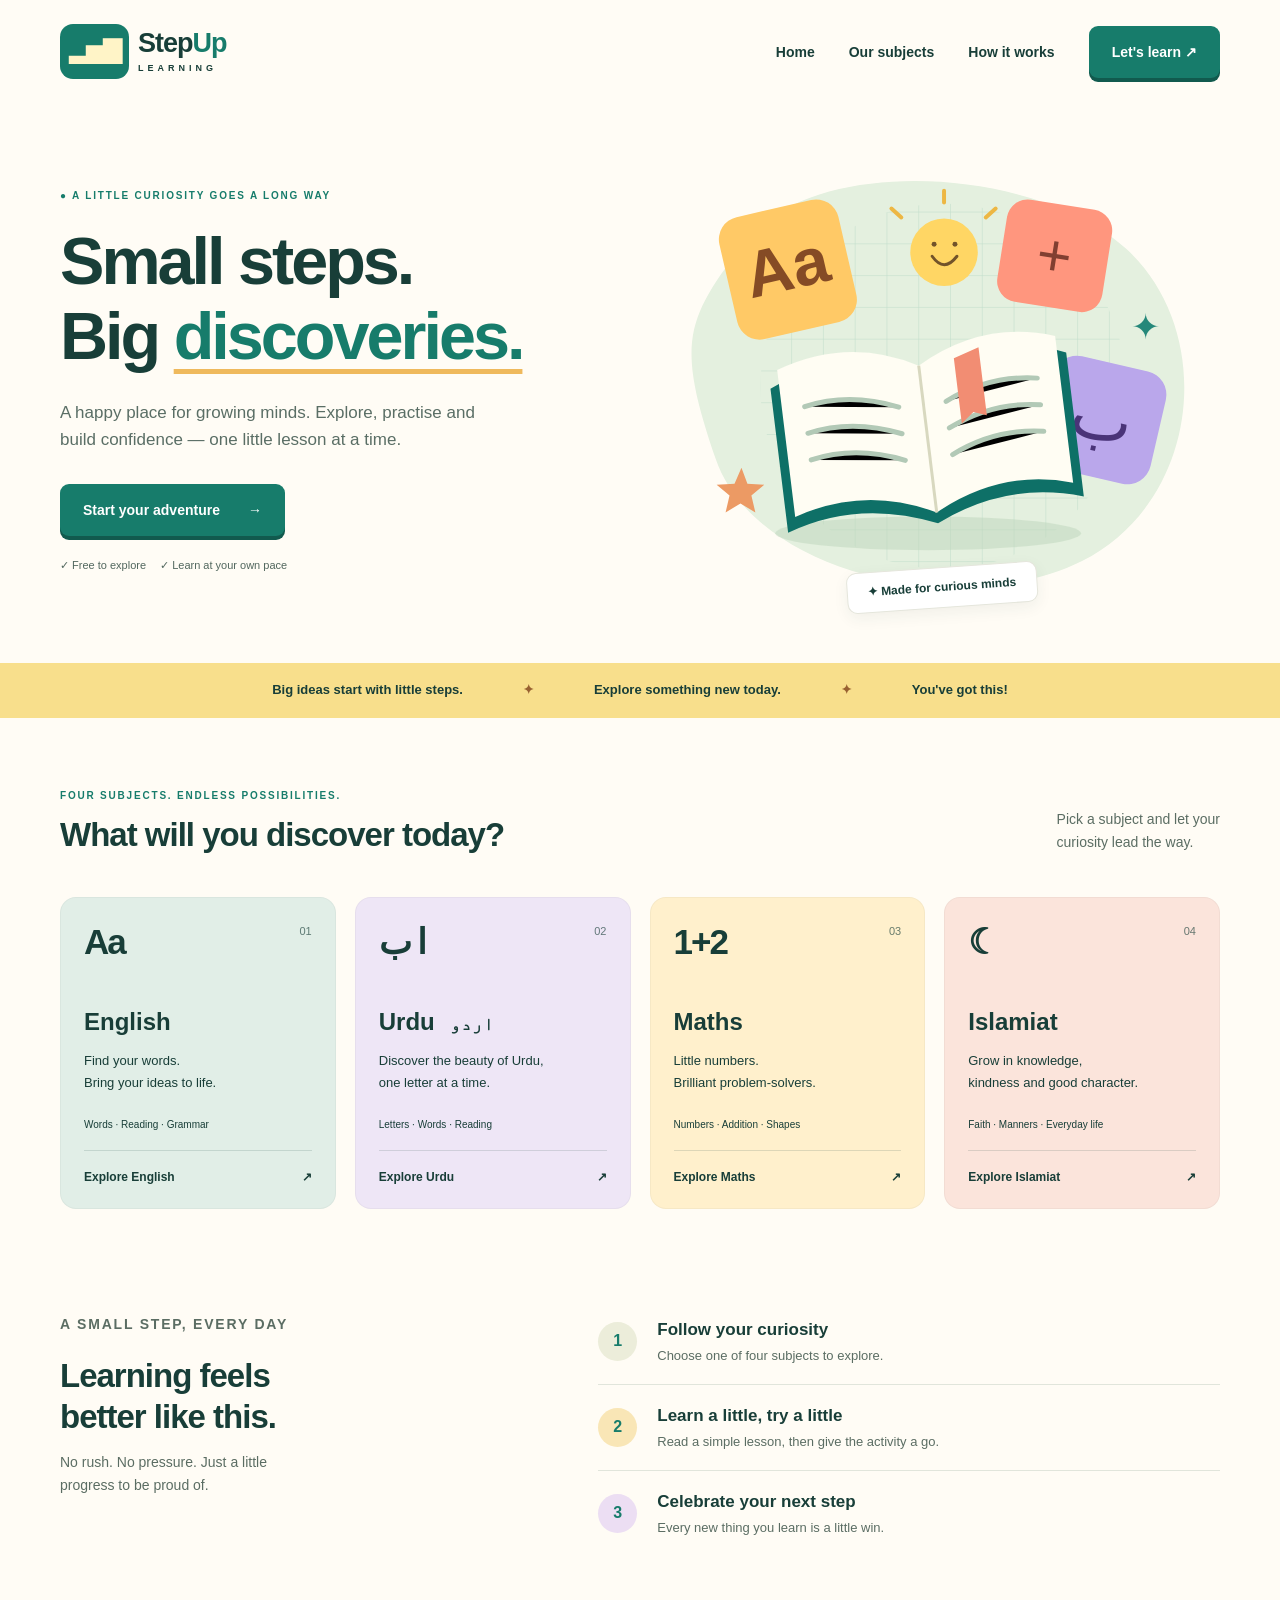
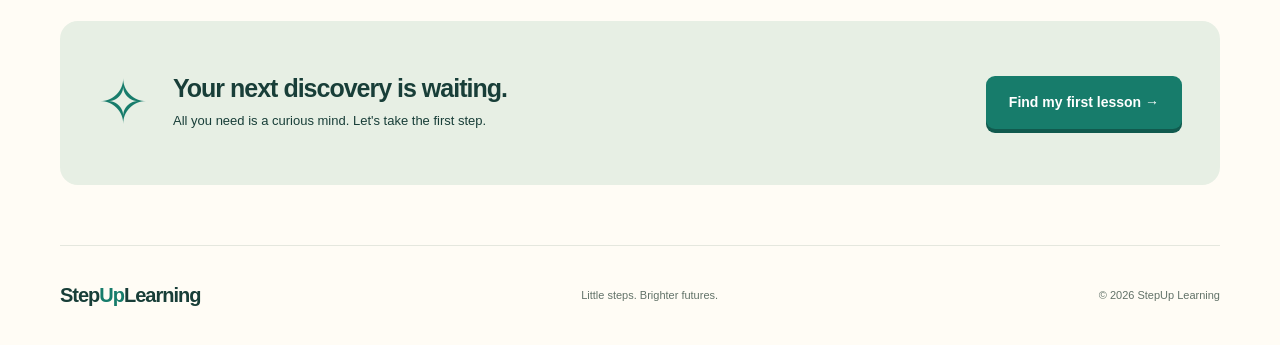
<file: index.html>
<!doctype html><html lang="en"><head><meta charset="utf-8"><meta name="viewport" content="width=device-width,initial-scale=1"><meta name="description" content="Explore English, Urdu, Maths and Islamiat with friendly beginner lessons."><title>StepUp Learning — Small steps. Big discoveries.</title><link rel="stylesheet" href="style.css"><script defer src="script.js"></script></head><body>
<a class="skip" href="#main">Skip to content</a><header><a class="brand" href="#home"><b class="logo">▂▅▇</b><span>Step<em>Up</em><small>LEARNING</small></span></a><button id="menu" aria-controls="nav" aria-expanded="false">Menu ☰</button><nav id="nav" aria-label="Main navigation"><a href="#home">Home</a><a href="#subjects">Our subjects</a><a href="#how">How it works</a><a class="button" href="#subjects">Let's learn ↗</a></nav></header>
<main id="main"><section id="home" class="hero"><div><p class="eyebrow">● A LITTLE CURIOSITY GOES A LONG WAY</p><h1>Small steps.<br>Big <span>discoveries.</span></h1><p class="intro">A happy place for growing minds. Explore, practise and build confidence — one little lesson at a time.</p><a class="button" href="#subjects">Start your adventure <b>→</b></a><p class="notes">✓ Free to explore　 ✓ Learn at your own pace</p></div><div class="art"><svg role="img" aria-label="A cheerful sun above an open book and colorful learning blocks" viewBox="0 0 560 470"><defs><pattern id="grid" width="32" height="32" patternUnits="userSpaceOnUse"><path d="M32 0H0V32" fill="none" stroke="#bedbc9"/></pattern></defs><path d="M82 94C151 6 375 18 466 102S540 356 421 416 92 430 52 313 21 173 82 94" fill="#e4f0df"/><circle cx="281" cy="240" r="184" fill="url(#grid)"/><g transform="rotate(-13 140 124)"><rect x="64" y="56" width="123" height="126" rx="23" fill="#ffc966"/><text x="125" y="139" text-anchor="middle" font-family="Arial" font-size="66" font-weight="bold" fill="#854b25">Aa</text></g><g transform="rotate(13 430 260)"><rect x="386" y="213" width="116" height="116" rx="24" fill="#baa7eb"/><text x="444" y="292" text-anchor="middle" font-family="Arial" font-size="66" fill="#4a3478">ب</text></g><g transform="rotate(9 402 115)"><rect x="339" y="58" width="107" height="104" rx="21" fill="#ff967e"/><text x="392" y="130" text-anchor="middle" font-family="Arial" font-size="60" fill="#813f31">+</text></g><circle cx="282" cy="105" r="34" fill="#ffd664"/><path d="M270 109q12 17 25 0" stroke="#72532a" fill="none" stroke-width="3" stroke-linecap="round"/><circle cx="272" cy="97" r="2.5" fill="#72532a"/><circle cx="293" cy="97" r="2.5" fill="#72532a"/><path d="M282 55v-12m-43 27-10-9m95 9 10-9" stroke="#edb744" stroke-width="4" stroke-linecap="round"/><ellipse cx="266" cy="388" rx="154" ry="17" fill="#bed6bb" opacity=".5"/><g transform="rotate(-7 270 280)"><path d="M113 223q75-34 151 7 73-41 149-7v146q-76-25-149 9-77-34-151-9Z" fill="#0e7067"/><path d="M122 205q75-25 142 13 69-38 140-13v149q-70-23-140 13-68-36-142-13Z" fill="#fffdf3"/><path d="M264 218v149" stroke="#d8d8bf" stroke-width="3"/><path d="M145 245q46-9 94 12m-94 15q46-9 94 12m-94 15q46-9 94 12m48-54q46-21 94-12m-94 39q46-21 94-12m-94 39q46-21 94-12" stroke="#b2c9b6" stroke-width="5" stroke-linecap="round"/><path d="M300 215v66l13-10 13 5v-69" fill="#f28d73"/></g><path d="m78 322 6 16 17 1-13 11 4 17-15-9-15 9 4-17-13-11 18-1Z" fill="#ec9a64"/><text x="470" y="192" font-size="35" fill="#25887a">✦</text></svg><span class="badge">✦ Made for curious minds</span></div></section>
<div class="ribbon"><span>Big ideas start with little steps.</span><b>✦</b><span>Explore something new today.</span><b>✦</b><span>You've got this!</span></div>
<section id="subjects" class="section"><div class="heading"><div><p class="eyebrow">FOUR SUBJECTS. ENDLESS POSSIBILITIES.</p><h2>What will you discover today?</h2></div><p>Pick a subject and let your<br>curiosity lead the way.</p></div><div class="cards">
<article class="card english" id="english"><div class="card-top"><strong>Aa</strong><span>01</span></div><h3>English</h3><p>Find your words.<br>Bring your ideas to life.</p><small>Words · Reading · Grammar</small><button data-subject="english">Explore English <b>↗</b></button></article>
<article class="card urdu" id="urdu"><div class="card-top"><strong lang="ur">ا ب</strong><span>02</span></div><h3>Urdu <span lang="ur">اردو</span></h3><p>Discover the beauty of Urdu,<br>one letter at a time.</p><small>Letters · Words · Reading</small><button data-subject="urdu">Explore Urdu <b>↗</b></button></article>
<article class="card maths" id="maths"><div class="card-top"><strong>1+2</strong><span>03</span></div><h3>Maths</h3><p>Little numbers.<br>Brilliant problem-solvers.</p><small>Numbers · Addition · Shapes</small><button data-subject="maths">Explore Maths <b>↗</b></button></article>
<article class="card islamiat" id="islamiat"><div class="card-top"><strong>☾</strong><span>04</span></div><h3>Islamiat</h3><p>Grow in knowledge,<br>kindness and good character.</p><small>Faith · Manners · Everyday life</small><button data-subject="islamiat">Explore Islamiat <b>↗</b></button></article></div></section>
<section id="how" class="how section"><div><p class="eyebrow">A SMALL STEP, EVERY DAY</p><h2>Learning feels<br>better like this.</h2><p>No rush. No pressure. Just a little<br>progress to be proud of.</p></div><div class="steps"><article><b>1</b><div><h3>Follow your curiosity</h3><p>Choose one of four subjects to explore.</p></div></article><article><b>2</b><div><h3>Learn a little, try a little</h3><p>Read a simple lesson, then give the activity a go.</p></div></article><article><b>3</b><div><h3>Celebrate your next step</h3><p>Every new thing you learn is a little win.</p></div></article></div></section>
<section class="closing"><span aria-hidden="true">✧</span><div><h2>Your next discovery is waiting.</h2><p>All you need is a curious mind. Let's take the first step.</p></div><a class="button" href="#subjects">Find my first lesson →</a></section></main>
<footer><a class="brand" href="#home">Step<em>Up</em> Learning</a><p>Little steps. Brighter futures.</p><small>© 2026 StepUp Learning</small></footer>
<dialog id="lesson" aria-labelledby="lesson-title"><div class="dialog-top"><span>YOUR FIRST STEP</span><button id="close" aria-label="Close lesson">✕</button></div><h2 id="lesson-title"></h2><div id="content"></div><form id="quiz"><fieldset><legend id="question"></legend><div id="answers"></div></fieldset><button class="button" type="submit">Check my answer →</button><p id="feedback" role="status" aria-live="polite"></p></form><p class="lesson-note">Small steps count. Try as many times as you like.</p></dialog><noscript><p class="no-js">Enable JavaScript to open the interactive lessons. You can still explore the homepage.</p></noscript></body></html>
</file>
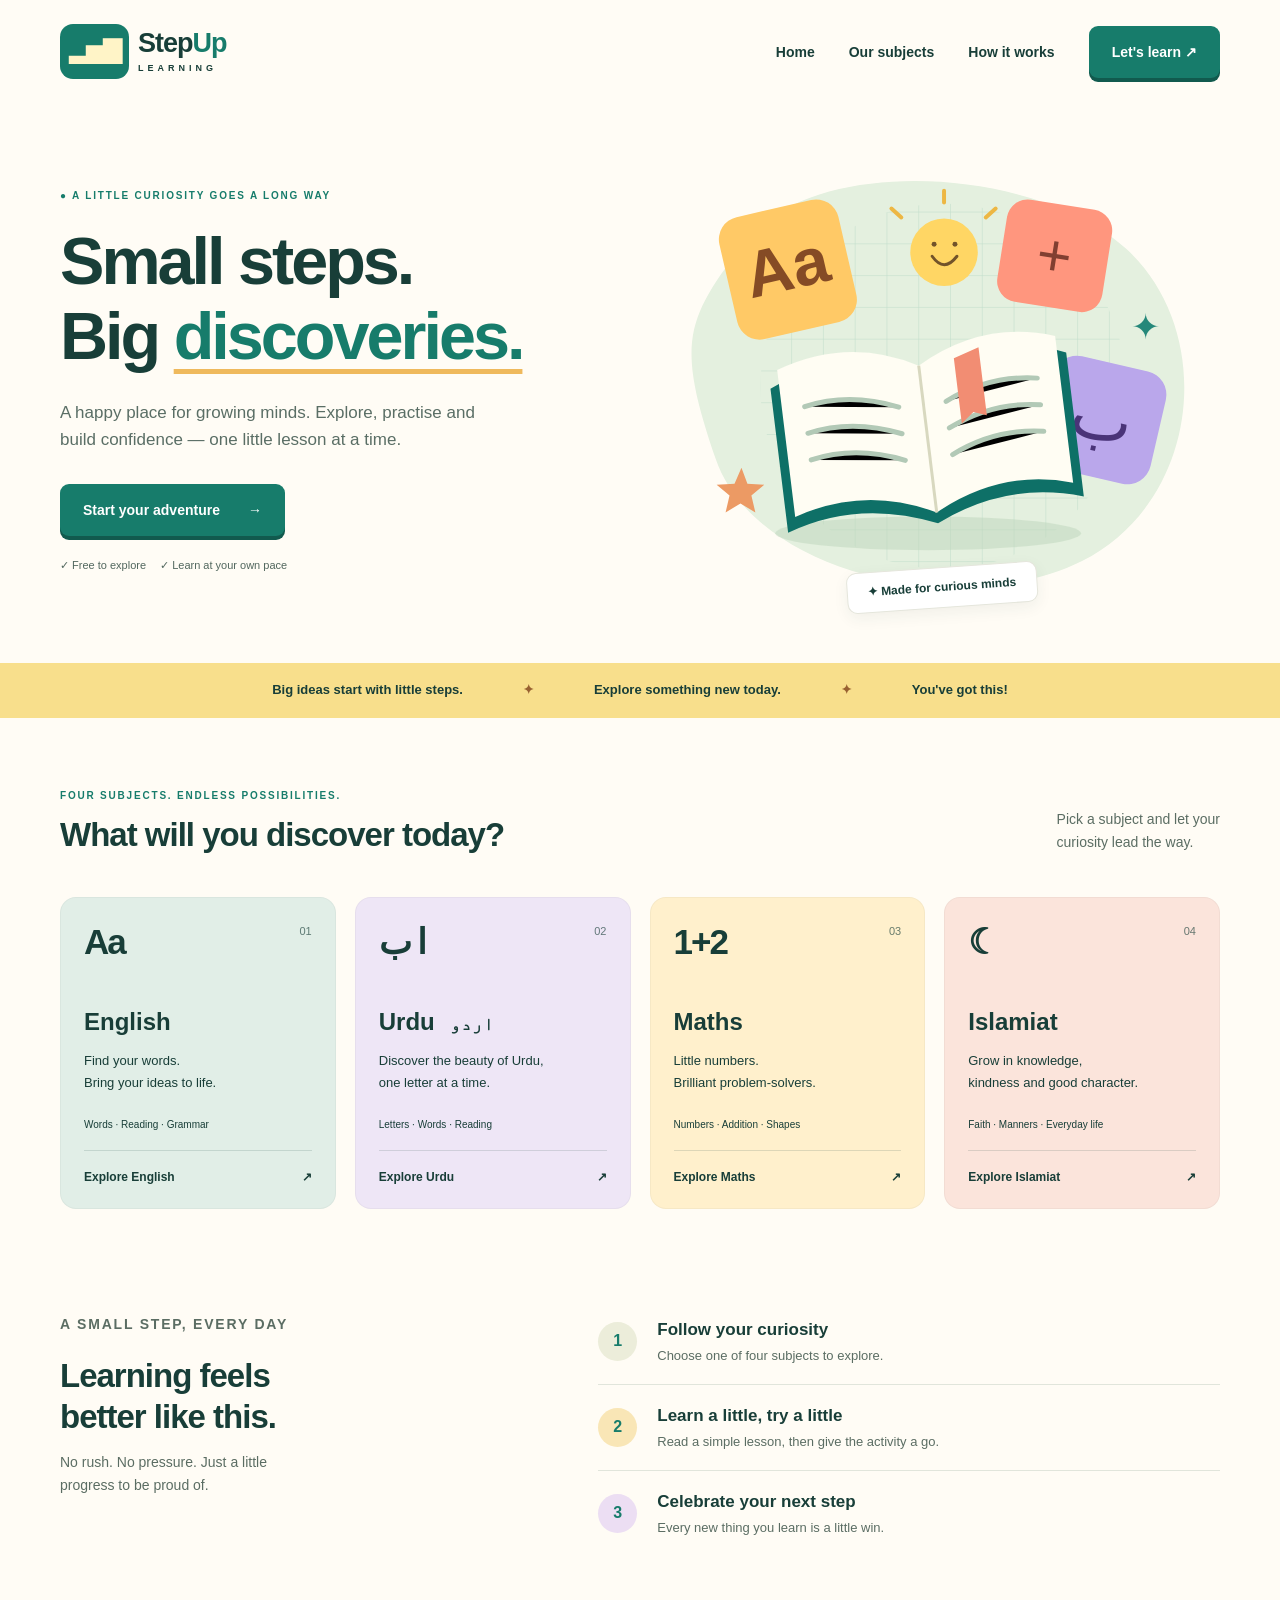
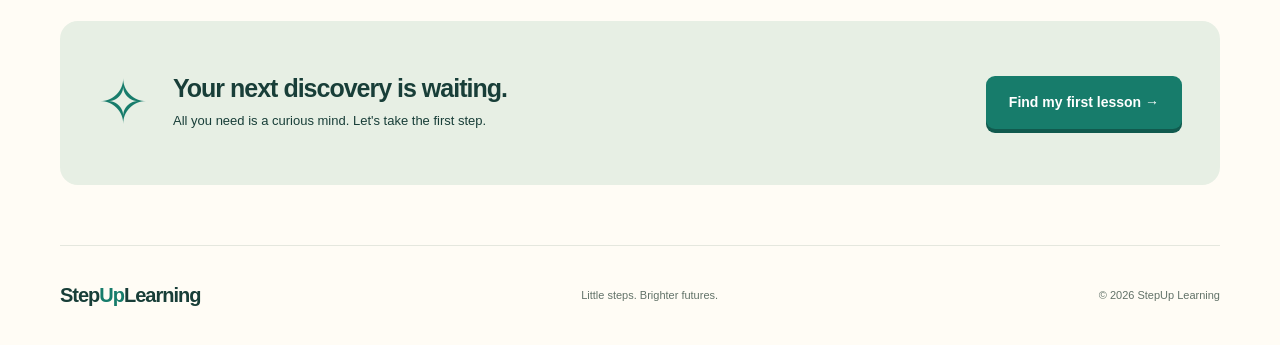
<file: preview.html>
<!doctype html><html lang="en"><head><meta charset="utf-8"><meta name="viewport" content="width=device-width,initial-scale=1"><meta name="description" content="Explore English, Urdu, Maths and Islamiat with friendly beginner lessons."><title>StepUp Learning — Small steps. Big discoveries.</title><style>:root{--ink:#183e38;--green:#177c6b;--cream:#fffcf5}*{box-sizing:border-box}html{scroll-behavior:smooth;scroll-padding-top:95px}body{margin:0;background:var(--cream);color:var(--ink);font-family:'Trebuchet MS',Arial,sans-serif;font-size:16px;line-height:1.6}a{color:inherit;text-decoration:none}button,input{font:inherit}button,a{-webkit-tap-highlight-color:transparent}button{cursor:pointer}button:focus-visible,a:focus-visible,input:focus-visible{outline:3px solid #a34324;outline-offset:5px}.skip{position:fixed;top:-100px;background:white;padding:12px;z-index:10}.skip:focus{top:0}header{max-width:1240px;padding:24px 40px;margin:auto;display:flex;align-items:center;justify-content:space-between;gap:24px}.brand{display:flex;align-items:center;gap:9px;font-size:27px;font-weight:bold;letter-spacing:-1px;line-height:1.1}.brand em{font-style:normal;color:var(--green)}.brand small{display:block;font-size:9px;letter-spacing:4px;margin-top:5px}.logo{background:var(--green);color:#fff4c7;padding:13px 9px 16px;border-radius:13px;font-size:24px}nav{display:flex;align-items:center;gap:34px;font-size:14px;font-weight:bold}nav>a:hover{color:var(--green)}.button{border:0;display:inline-flex;align-items:center;justify-content:center;gap:28px;border-radius:9px;padding:15px 23px;background:var(--green);color:white;font-weight:bold;font-size:14px;box-shadow:0 4px 0 #115a4e;transition:transform .2s,background .2s}.button:hover{background:#115f52;color:white;transform:translateY(-2px)}#menu{display:none}.hero{max-width:1240px;margin:auto;padding:45px 40px 48px;display:grid;grid-template-columns:1.05fr 1fr;gap:20px;align-items:center}.eyebrow{font-size:10px;letter-spacing:1.8px;font-weight:bold;color:var(--green);margin-bottom:20px}h1{font-size:clamp(45px,5.2vw,70px);line-height:1.12;letter-spacing:-3px;margin:15px 0 26px}h1 span{color:var(--green);text-decoration:underline;text-decoration-color:#efb95c;text-decoration-thickness:5px;text-underline-offset:10px}.intro{font-size:17px;color:#5a6e65;max-width:420px;margin-bottom:30px}.notes{font-size:11px;color:#52675e;margin-top:21px}.art{position:relative}.art svg{width:100%;display:block}.badge{position:absolute;bottom:7px;left:50%;transform:translateX(-50%) rotate(-4deg);white-space:nowrap;padding:10px 20px;background:white;border:1px solid #e5e6dc;border-radius:10px;font-size:12px;font-weight:bold;box-shadow:0 5px 15px #183e3810}.ribbon{background:#f8df8c;display:flex;justify-content:center;align-items:center;gap:60px;padding:17px 24px;font-size:13px;font-weight:bold}.ribbon b{color:#986131}.section{max-width:1240px;margin:auto;padding:70px 40px}.heading{display:flex;align-items:end;justify-content:space-between;gap:25px;margin-bottom:30px}.heading .eyebrow{margin:0 0 10px}h2{font-size:33px;letter-spacing:-1px;line-height:1.25;margin:0 0 12px}.heading>p,.how p{font-size:14px;color:#5b6d63}.cards{display:grid;grid-template-columns:repeat(4,1fr);gap:19px}.card{padding:25px 23px 20px;border-radius:16px;border:1px solid #00000009;transition:transform .2s}.card:hover{transform:translateY(-5px)}.english{background:#e1eee7}.urdu{background:#eee6f6}.maths{background:#fff0cc}.islamiat{background:#fbe4db}.card-top{display:flex;justify-content:space-between;align-items:start;height:83px}.card-top strong{font-size:35px;line-height:1.1;letter-spacing:-2px}.card-top span{font-size:11px;opacity:.65}.card h3{font-size:24px;line-height:1.3;margin:0 0 12px}.card h3 span{font-size:18px;margin-left:9px}.card p{font-size:13px;line-height:1.7;min-height:46px}.card small{font-size:10px;display:block;margin:21px 0 17px}.card button{width:100%;display:flex;justify-content:space-between;background:transparent;border:0;border-top:1px solid #183e3825;padding:17px 0 0;text-align:left;color:var(--ink);font-size:12px;font-weight:bold}.card button:hover{text-decoration:underline}.how{display:grid;grid-template-columns:1fr 1.3fr;gap:60px;padding-top:20px;padding-bottom:65px}.steps article{display:flex;gap:20px;align-items:center;padding:17px 0;border-bottom:1px solid #e1e5db}.steps article:last-child{border:0}.steps b{width:39px;height:39px;display:grid;place-items:center;border-radius:50%;background:#ecedda;color:var(--green)}.steps article:nth-child(2) b{background:#f9e6b6}.steps article:nth-child(3) b{background:#ecdef3}.steps h3{font-size:17px;margin:0}.steps p{margin:3px 0 0;font-size:13px}.closing{max-width:1160px;margin:0 auto 60px;padding:34px 38px;display:flex;gap:25px;align-items:center;background:#e7efe4;border-radius:18px}.closing>span{font-size:60px;color:var(--green)}.closing h2{font-size:25px;margin:0}.closing p{font-size:13px;margin:7px 0 0}.closing .button{margin-left:auto;white-space:nowrap}footer{border-top:1px solid #e5e7de;max-width:1160px;margin:auto;padding:30px 0;display:flex;align-items:center;justify-content:space-between;gap:20px}footer .brand{font-size:20px;gap:0}footer p,footer small{font-size:11px;color:#627268}dialog{color:var(--ink);border:0;border-radius:20px;padding:30px;max-width:560px;width:calc(100% - 32px);max-height:90vh;box-shadow:0 24px 100px #12382f40}dialog::backdrop{background:#12382f90;backdrop-filter:blur(4px)}.dialog-top{display:flex;align-items:center;justify-content:space-between;margin-bottom:20px;font-size:10px;letter-spacing:1px}.dialog-top button{border:0;border-radius:50%;background:#eef2e9;color:var(--ink);width:38px;height:38px}#content{background:#f2f5ea;padding:18px;border-radius:10px;margin:20px 0}#content p{margin:0}#content [lang=ur]{font-size:23px;line-height:2.1}fieldset{border:0;padding:0;margin:0 0 20px}legend{font-weight:bold;margin-bottom:12px}#answers{display:grid;gap:9px}#answers label{padding:10px;border:1px solid #ccd9ce;border-radius:8px;display:flex;gap:12px;cursor:pointer}#answers label:has(input:checked){background:#e3eee2;border-color:var(--green)}#feedback{font-weight:bold;min-height:26px}.lesson-note{font-size:11px;color:#61736a}.no-js{padding:20px;text-align:center}@media(min-width:1400px){.hero{padding-top:65px;padding-bottom:65px}}@media(max-width:900px){header,.hero,.section{padding-left:25px;padding-right:25px}nav{gap:18px}.cards{grid-template-columns:repeat(2,1fr)}.ribbon{gap:20px;font-size:11px}h1{font-size:48px}.closing{margin-left:25px;margin-right:25px}.closing>span{display:none}.closing{flex-wrap:wrap}.closing .button{margin-left:0}footer{margin:0 25px}.how{gap:30px}}@media(max-width:600px){html{scroll-padding-top:20px}header{padding:19px 22px;position:relative}.brand{font-size:23px}.logo{font-size:20px}#menu{display:block;background:transparent;border:1px solid #b9cec0;border-radius:7px;padding:7px 11px;color:var(--ink);font-size:13px}nav{display:none;position:absolute;top:85px;left:20px;right:20px;padding:20px;background:var(--cream);border:1px solid #d5dece;border-radius:12px;z-index:5;box-shadow:0 15px 30px #183e3815}nav.open{display:flex;flex-direction:column;align-items:stretch}.hero{grid-template-columns:1fr;padding-top:25px;gap:12px}h1{font-size:51px;letter-spacing:-2px}.eyebrow{font-size:9px}.intro{font-size:16px}.art{max-width:390px;margin:auto;width:100%}.ribbon{gap:15px;font-size:11px}.ribbon span:last-child,.ribbon b:nth-child(4){display:none}.section{padding-top:45px;padding-bottom:45px}.heading{display:block}h2{font-size:29px}.heading>p br{display:none}.cards{gap:12px}.card{padding:20px 16px}.card h3{font-size:22px}.card h3 span{display:block;margin-left:0}.card h3{min-height:56px}.card p{font-size:12px;min-height:61px}.card small{font-size:9px;min-height:29px}.card button{font-size:11px}.card-top{height:67px}.how{grid-template-columns:1fr;gap:8px}.closing{padding:27px;gap:17px;margin-bottom:35px}.closing h2{font-size:24px}footer{flex-direction:column;gap:10px;text-align:center}footer p{margin:0}dialog{padding:23px}}
@media(prefers-reduced-motion:reduce){html{scroll-behavior:auto}*{transition:none!important}}
</style></head><body>
<a class="skip" href="#main">Skip to content</a><header><a class="brand" href="#home"><b class="logo">▂▅▇</b><span>Step<em>Up</em><small>LEARNING</small></span></a><button id="menu" aria-controls="nav" aria-expanded="false">Menu ☰</button><nav id="nav" aria-label="Main navigation"><a href="#home">Home</a><a href="#subjects">Our subjects</a><a href="#how">How it works</a><a class="button" href="#subjects">Let's learn ↗</a></nav></header>
<main id="main"><section id="home" class="hero"><div><p class="eyebrow">● A LITTLE CURIOSITY GOES A LONG WAY</p><h1>Small steps.<br>Big <span>discoveries.</span></h1><p class="intro">A happy place for growing minds. Explore, practise and build confidence — one little lesson at a time.</p><a class="button" href="#subjects">Start your adventure <b>→</b></a><p class="notes">✓ Free to explore　 ✓ Learn at your own pace</p></div><div class="art"><svg role="img" aria-label="A cheerful sun above an open book and colorful learning blocks" viewBox="0 0 560 470"><defs><pattern id="grid" width="32" height="32" patternUnits="userSpaceOnUse"><path d="M32 0H0V32" fill="none" stroke="#bedbc9"/></pattern></defs><path d="M82 94C151 6 375 18 466 102S540 356 421 416 92 430 52 313 21 173 82 94" fill="#e4f0df"/><circle cx="281" cy="240" r="184" fill="url(#grid)"/><g transform="rotate(-13 140 124)"><rect x="64" y="56" width="123" height="126" rx="23" fill="#ffc966"/><text x="125" y="139" text-anchor="middle" font-family="Arial" font-size="66" font-weight="bold" fill="#854b25">Aa</text></g><g transform="rotate(13 430 260)"><rect x="386" y="213" width="116" height="116" rx="24" fill="#baa7eb"/><text x="444" y="292" text-anchor="middle" font-family="Arial" font-size="66" fill="#4a3478">ب</text></g><g transform="rotate(9 402 115)"><rect x="339" y="58" width="107" height="104" rx="21" fill="#ff967e"/><text x="392" y="130" text-anchor="middle" font-family="Arial" font-size="60" fill="#813f31">+</text></g><circle cx="282" cy="105" r="34" fill="#ffd664"/><path d="M270 109q12 17 25 0" stroke="#72532a" fill="none" stroke-width="3" stroke-linecap="round"/><circle cx="272" cy="97" r="2.5" fill="#72532a"/><circle cx="293" cy="97" r="2.5" fill="#72532a"/><path d="M282 55v-12m-43 27-10-9m95 9 10-9" stroke="#edb744" stroke-width="4" stroke-linecap="round"/><ellipse cx="266" cy="388" rx="154" ry="17" fill="#bed6bb" opacity=".5"/><g transform="rotate(-7 270 280)"><path d="M113 223q75-34 151 7 73-41 149-7v146q-76-25-149 9-77-34-151-9Z" fill="#0e7067"/><path d="M122 205q75-25 142 13 69-38 140-13v149q-70-23-140 13-68-36-142-13Z" fill="#fffdf3"/><path d="M264 218v149" stroke="#d8d8bf" stroke-width="3"/><path d="M145 245q46-9 94 12m-94 15q46-9 94 12m-94 15q46-9 94 12m48-54q46-21 94-12m-94 39q46-21 94-12m-94 39q46-21 94-12" stroke="#b2c9b6" stroke-width="5" stroke-linecap="round"/><path d="M300 215v66l13-10 13 5v-69" fill="#f28d73"/></g><path d="m78 322 6 16 17 1-13 11 4 17-15-9-15 9 4-17-13-11 18-1Z" fill="#ec9a64"/><text x="470" y="192" font-size="35" fill="#25887a">✦</text></svg><span class="badge">✦ Made for curious minds</span></div></section>
<div class="ribbon"><span>Big ideas start with little steps.</span><b>✦</b><span>Explore something new today.</span><b>✦</b><span>You've got this!</span></div>
<section id="subjects" class="section"><div class="heading"><div><p class="eyebrow">FOUR SUBJECTS. ENDLESS POSSIBILITIES.</p><h2>What will you discover today?</h2></div><p>Pick a subject and let your<br>curiosity lead the way.</p></div><div class="cards">
<article class="card english" id="english"><div class="card-top"><strong>Aa</strong><span>01</span></div><h3>English</h3><p>Find your words.<br>Bring your ideas to life.</p><small>Words · Reading · Grammar</small><button data-subject="english">Explore English <b>↗</b></button></article>
<article class="card urdu" id="urdu"><div class="card-top"><strong lang="ur">ا ب</strong><span>02</span></div><h3>Urdu <span lang="ur">اردو</span></h3><p>Discover the beauty of Urdu,<br>one letter at a time.</p><small>Letters · Words · Reading</small><button data-subject="urdu">Explore Urdu <b>↗</b></button></article>
<article class="card maths" id="maths"><div class="card-top"><strong>1+2</strong><span>03</span></div><h3>Maths</h3><p>Little numbers.<br>Brilliant problem-solvers.</p><small>Numbers · Addition · Shapes</small><button data-subject="maths">Explore Maths <b>↗</b></button></article>
<article class="card islamiat" id="islamiat"><div class="card-top"><strong>☾</strong><span>04</span></div><h3>Islamiat</h3><p>Grow in knowledge,<br>kindness and good character.</p><small>Faith · Manners · Everyday life</small><button data-subject="islamiat">Explore Islamiat <b>↗</b></button></article></div></section>
<section id="how" class="how section"><div><p class="eyebrow">A SMALL STEP, EVERY DAY</p><h2>Learning feels<br>better like this.</h2><p>No rush. No pressure. Just a little<br>progress to be proud of.</p></div><div class="steps"><article><b>1</b><div><h3>Follow your curiosity</h3><p>Choose one of four subjects to explore.</p></div></article><article><b>2</b><div><h3>Learn a little, try a little</h3><p>Read a simple lesson, then give the activity a go.</p></div></article><article><b>3</b><div><h3>Celebrate your next step</h3><p>Every new thing you learn is a little win.</p></div></article></div></section>
<section class="closing"><span aria-hidden="true">✧</span><div><h2>Your next discovery is waiting.</h2><p>All you need is a curious mind. Let's take the first step.</p></div><a class="button" href="#subjects">Find my first lesson →</a></section></main>
<footer><a class="brand" href="#home">Step<em>Up</em> Learning</a><p>Little steps. Brighter futures.</p><small>© 2026 StepUp Learning</small></footer>
<dialog id="lesson" aria-labelledby="lesson-title"><div class="dialog-top"><span>YOUR FIRST STEP</span><button id="close" aria-label="Close lesson">✕</button></div><h2 id="lesson-title"></h2><div id="content"></div><form id="quiz"><fieldset><legend id="question"></legend><div id="answers"></div></fieldset><button class="button" type="submit">Check my answer →</button><p id="feedback" role="status" aria-live="polite"></p></form><p class="lesson-note">Small steps count. Try as many times as you like.</p></dialog><noscript><p class="no-js">Enable JavaScript to open the interactive lessons. You can still explore the homepage.</p></noscript><script>'use strict';
const lessons = {
 english: {title:'English: Naming words',body:'<p>A <strong>noun</strong> names a person, place, animal or thing. For example: teacher, school, cat and book are all nouns.</p>',question:'Which word names an animal?',answers:['Happy','Cat','Run'],correct:1,explanation:'Cat is a noun because it names an animal.'},
 urdu: {title:'Urdu: Meet the letters',body:'<p lang="ur" dir="rtl">آج ہم تین حروف سیکھیں گے: <strong>ا، ب، پ</strong>۔<br>ا سے انار، ب سے بکری، پ سے پتنگ۔</p><p>Meet Alif (ا), Bay (ب) and Pay (پ). Alif begins انار (pomegranate).</p>',question:'Which letter begins انار (pomegranate)?',answers:['ب','ا','پ'],correct:1,explanation:'ا (Alif) is the first letter of انار.'},
 maths: {title:'Maths: Add a little',body:'<p>Addition means putting groups together. If you have <strong>2 pencils</strong> and get <strong>3 more</strong>, you have <strong>5 pencils</strong> altogether. We write this as 2 + 3 = 5.</p>',question:'You have 3 apples and get 4 more. How many now?',answers:['6','7','8'],correct:1,explanation:'3 + 4 = 7. Count on from 3: 4, 5, 6, 7.'},
 islamiat: {title:'Islamiat: Everyday kindness',body:'<p>Islam teaches kindness, honesty and care for others. We can practise good manners by speaking gently, telling the truth, helping people and treating animals with care.</p>',question:'Which action shows kindness?',answers:['Helping someone who has fallen','Laughing at someone’s mistake','Taking someone’s things'],correct:0,explanation:'Helping someone who has fallen shows care and kindness.'}
};
const dialog=document.querySelector('#lesson');
const form=document.querySelector('#quiz');
let currentLesson=null;
let opener=null;
const menu=document.querySelector('#menu');
const nav=document.querySelector('#nav');
menu.addEventListener('click',()=>{const open=menu.getAttribute('aria-expanded')!=='true';menu.setAttribute('aria-expanded',String(open));nav.classList.toggle('open',open);});
nav.querySelectorAll('a').forEach(link=>link.addEventListener('click',()=>{nav.classList.remove('open');menu.setAttribute('aria-expanded','false');}));
document.querySelectorAll('[data-subject]').forEach(button=>button.addEventListener('click',()=>{
 opener=button;currentLesson=lessons[button.dataset.subject];
 document.querySelector('#lesson-title').textContent=currentLesson.title;
 document.querySelector('#content').innerHTML=currentLesson.body;
 document.querySelector('#question').textContent=currentLesson.question;
 const answers=document.querySelector('#answers');answers.replaceChildren();
 currentLesson.answers.forEach((answer,index)=>{const label=document.createElement('label');const radio=document.createElement('input');radio.type='radio';radio.name='answer';radio.value=String(index);radio.required=true;if(button.dataset.subject==='urdu'){label.lang='ur';}label.append(radio,document.createTextNode(answer));answers.append(label);});
 document.querySelector('#feedback').textContent='';dialog.showModal();
}));
form.addEventListener('submit',event=>{event.preventDefault();const selected=form.querySelector('input:checked');if(!selected||!currentLesson)return;const correct=Number(selected.value)===currentLesson.correct;document.querySelector('#feedback').textContent=correct?'✓ Well done! '+currentLesson.explanation:'Not quite yet. Try again — you can do this!';});
document.querySelector('#close').addEventListener('click',()=>dialog.close());
dialog.addEventListener('click',event=>{if(event.target===dialog){const box=dialog.getBoundingClientRect();if(event.clientX<box.left||event.clientX>box.right||event.clientY<box.top||event.clientY>box.bottom)dialog.close();}});
dialog.addEventListener('close',()=>{if(opener)opener.focus();});
</script></body></html>
</file>
<file: style.css>
:root{--ink:#183e38;--green:#177c6b;--cream:#fffcf5}*{box-sizing:border-box}html{scroll-behavior:smooth;scroll-padding-top:95px}body{margin:0;background:var(--cream);color:var(--ink);font-family:'Trebuchet MS',Arial,sans-serif;font-size:16px;line-height:1.6}a{color:inherit;text-decoration:none}button,input{font:inherit}button,a{-webkit-tap-highlight-color:transparent}button{cursor:pointer}button:focus-visible,a:focus-visible,input:focus-visible{outline:3px solid #a34324;outline-offset:5px}.skip{position:fixed;top:-100px;background:white;padding:12px;z-index:10}.skip:focus{top:0}header{max-width:1240px;padding:24px 40px;margin:auto;display:flex;align-items:center;justify-content:space-between;gap:24px}.brand{display:flex;align-items:center;gap:9px;font-size:27px;font-weight:bold;letter-spacing:-1px;line-height:1.1}.brand em{font-style:normal;color:var(--green)}.brand small{display:block;font-size:9px;letter-spacing:4px;margin-top:5px}.logo{background:var(--green);color:#fff4c7;padding:13px 9px 16px;border-radius:13px;font-size:24px}nav{display:flex;align-items:center;gap:34px;font-size:14px;font-weight:bold}nav>a:hover{color:var(--green)}.button{border:0;display:inline-flex;align-items:center;justify-content:center;gap:28px;border-radius:9px;padding:15px 23px;background:var(--green);color:white;font-weight:bold;font-size:14px;box-shadow:0 4px 0 #115a4e;transition:transform .2s,background .2s}.button:hover{background:#115f52;color:white;transform:translateY(-2px)}#menu{display:none}.hero{max-width:1240px;margin:auto;padding:45px 40px 48px;display:grid;grid-template-columns:1.05fr 1fr;gap:20px;align-items:center}.eyebrow{font-size:10px;letter-spacing:1.8px;font-weight:bold;color:var(--green);margin-bottom:20px}h1{font-size:clamp(45px,5.2vw,70px);line-height:1.12;letter-spacing:-3px;margin:15px 0 26px}h1 span{color:var(--green);text-decoration:underline;text-decoration-color:#efb95c;text-decoration-thickness:5px;text-underline-offset:10px}.intro{font-size:17px;color:#5a6e65;max-width:420px;margin-bottom:30px}.notes{font-size:11px;color:#52675e;margin-top:21px}.art{position:relative}.art svg{width:100%;display:block}.badge{position:absolute;bottom:7px;left:50%;transform:translateX(-50%) rotate(-4deg);white-space:nowrap;padding:10px 20px;background:white;border:1px solid #e5e6dc;border-radius:10px;font-size:12px;font-weight:bold;box-shadow:0 5px 15px #183e3810}.ribbon{background:#f8df8c;display:flex;justify-content:center;align-items:center;gap:60px;padding:17px 24px;font-size:13px;font-weight:bold}.ribbon b{color:#986131}.section{max-width:1240px;margin:auto;padding:70px 40px}.heading{display:flex;align-items:end;justify-content:space-between;gap:25px;margin-bottom:30px}.heading .eyebrow{margin:0 0 10px}h2{font-size:33px;letter-spacing:-1px;line-height:1.25;margin:0 0 12px}.heading>p,.how p{font-size:14px;color:#5b6d63}.cards{display:grid;grid-template-columns:repeat(4,1fr);gap:19px}.card{padding:25px 23px 20px;border-radius:16px;border:1px solid #00000009;transition:transform .2s}.card:hover{transform:translateY(-5px)}.english{background:#e1eee7}.urdu{background:#eee6f6}.maths{background:#fff0cc}.islamiat{background:#fbe4db}.card-top{display:flex;justify-content:space-between;align-items:start;height:83px}.card-top strong{font-size:35px;line-height:1.1;letter-spacing:-2px}.card-top span{font-size:11px;opacity:.65}.card h3{font-size:24px;line-height:1.3;margin:0 0 12px}.card h3 span{font-size:18px;margin-left:9px}.card p{font-size:13px;line-height:1.7;min-height:46px}.card small{font-size:10px;display:block;margin:21px 0 17px}.card button{width:100%;display:flex;justify-content:space-between;background:transparent;border:0;border-top:1px solid #183e3825;padding:17px 0 0;text-align:left;color:var(--ink);font-size:12px;font-weight:bold}.card button:hover{text-decoration:underline}.how{display:grid;grid-template-columns:1fr 1.3fr;gap:60px;padding-top:20px;padding-bottom:65px}.steps article{display:flex;gap:20px;align-items:center;padding:17px 0;border-bottom:1px solid #e1e5db}.steps article:last-child{border:0}.steps b{width:39px;height:39px;display:grid;place-items:center;border-radius:50%;background:#ecedda;color:var(--green)}.steps article:nth-child(2) b{background:#f9e6b6}.steps article:nth-child(3) b{background:#ecdef3}.steps h3{font-size:17px;margin:0}.steps p{margin:3px 0 0;font-size:13px}.closing{max-width:1160px;margin:0 auto 60px;padding:34px 38px;display:flex;gap:25px;align-items:center;background:#e7efe4;border-radius:18px}.closing>span{font-size:60px;color:var(--green)}.closing h2{font-size:25px;margin:0}.closing p{font-size:13px;margin:7px 0 0}.closing .button{margin-left:auto;white-space:nowrap}footer{border-top:1px solid #e5e7de;max-width:1160px;margin:auto;padding:30px 0;display:flex;align-items:center;justify-content:space-between;gap:20px}footer .brand{font-size:20px;gap:0}footer p,footer small{font-size:11px;color:#627268}dialog{color:var(--ink);border:0;border-radius:20px;padding:30px;max-width:560px;width:calc(100% - 32px);max-height:90vh;box-shadow:0 24px 100px #12382f40}dialog::backdrop{background:#12382f90;backdrop-filter:blur(4px)}.dialog-top{display:flex;align-items:center;justify-content:space-between;margin-bottom:20px;font-size:10px;letter-spacing:1px}.dialog-top button{border:0;border-radius:50%;background:#eef2e9;color:var(--ink);width:38px;height:38px}#content{background:#f2f5ea;padding:18px;border-radius:10px;margin:20px 0}#content p{margin:0}#content [lang=ur]{font-size:23px;line-height:2.1}fieldset{border:0;padding:0;margin:0 0 20px}legend{font-weight:bold;margin-bottom:12px}#answers{display:grid;gap:9px}#answers label{padding:10px;border:1px solid #ccd9ce;border-radius:8px;display:flex;gap:12px;cursor:pointer}#answers label:has(input:checked){background:#e3eee2;border-color:var(--green)}#feedback{font-weight:bold;min-height:26px}.lesson-note{font-size:11px;color:#61736a}.no-js{padding:20px;text-align:center}@media(min-width:1400px){.hero{padding-top:65px;padding-bottom:65px}}@media(max-width:900px){header,.hero,.section{padding-left:25px;padding-right:25px}nav{gap:18px}.cards{grid-template-columns:repeat(2,1fr)}.ribbon{gap:20px;font-size:11px}h1{font-size:48px}.closing{margin-left:25px;margin-right:25px}.closing>span{display:none}.closing{flex-wrap:wrap}.closing .button{margin-left:0}footer{margin:0 25px}.how{gap:30px}}@media(max-width:600px){html{scroll-padding-top:20px}header{padding:19px 22px;position:relative}.brand{font-size:23px}.logo{font-size:20px}#menu{display:block;background:transparent;border:1px solid #b9cec0;border-radius:7px;padding:7px 11px;color:var(--ink);font-size:13px}nav{display:none;position:absolute;top:85px;left:20px;right:20px;padding:20px;background:var(--cream);border:1px solid #d5dece;border-radius:12px;z-index:5;box-shadow:0 15px 30px #183e3815}nav.open{display:flex;flex-direction:column;align-items:stretch}.hero{grid-template-columns:1fr;padding-top:25px;gap:12px}h1{font-size:51px;letter-spacing:-2px}.eyebrow{font-size:9px}.intro{font-size:16px}.art{max-width:390px;margin:auto;width:100%}.ribbon{gap:15px;font-size:11px}.ribbon span:last-child,.ribbon b:nth-child(4){display:none}.section{padding-top:45px;padding-bottom:45px}.heading{display:block}h2{font-size:29px}.heading>p br{display:none}.cards{gap:12px}.card{padding:20px 16px}.card h3{font-size:22px}.card h3 span{display:block;margin-left:0}.card h3{min-height:56px}.card p{font-size:12px;min-height:61px}.card small{font-size:9px;min-height:29px}.card button{font-size:11px}.card-top{height:67px}.how{grid-template-columns:1fr;gap:8px}.closing{padding:27px;gap:17px;margin-bottom:35px}.closing h2{font-size:24px}footer{flex-direction:column;gap:10px;text-align:center}footer p{margin:0}dialog{padding:23px}}
@media(prefers-reduced-motion:reduce){html{scroll-behavior:auto}*{transition:none!important}}
</file>
